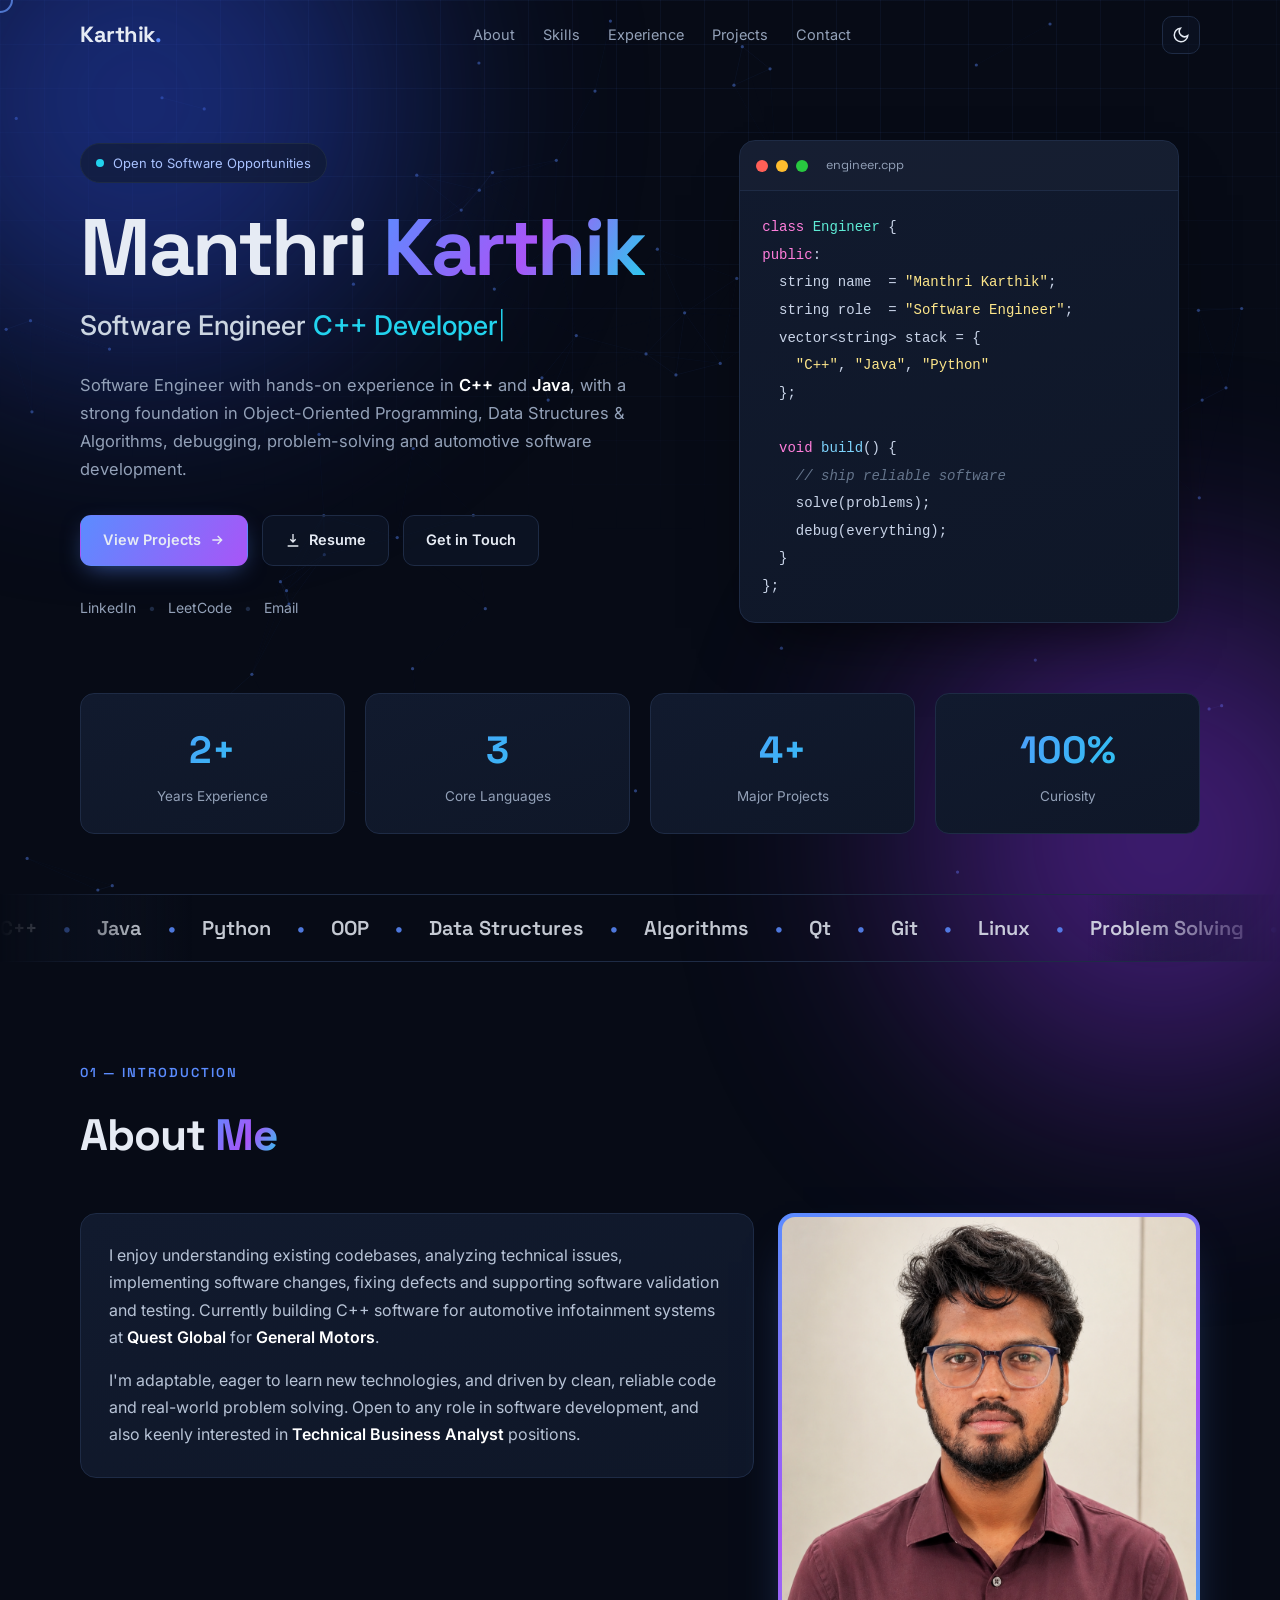
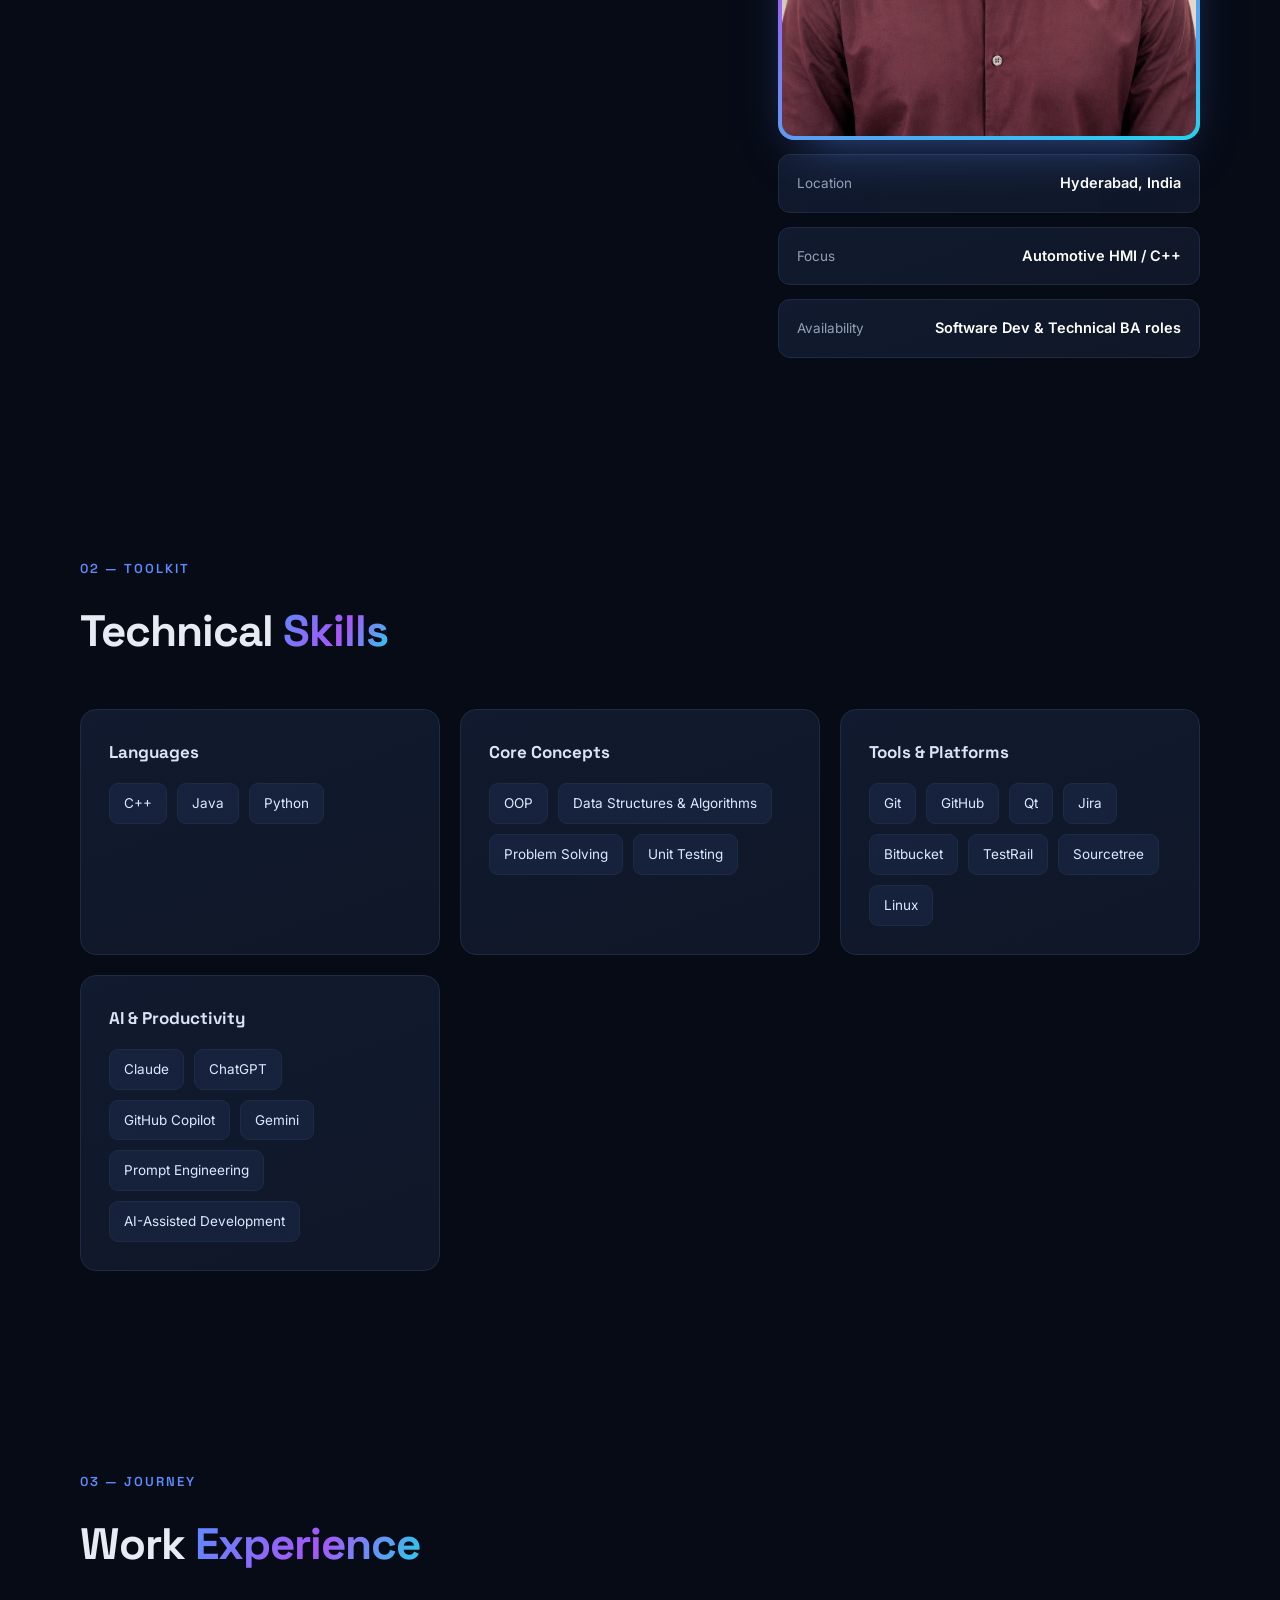
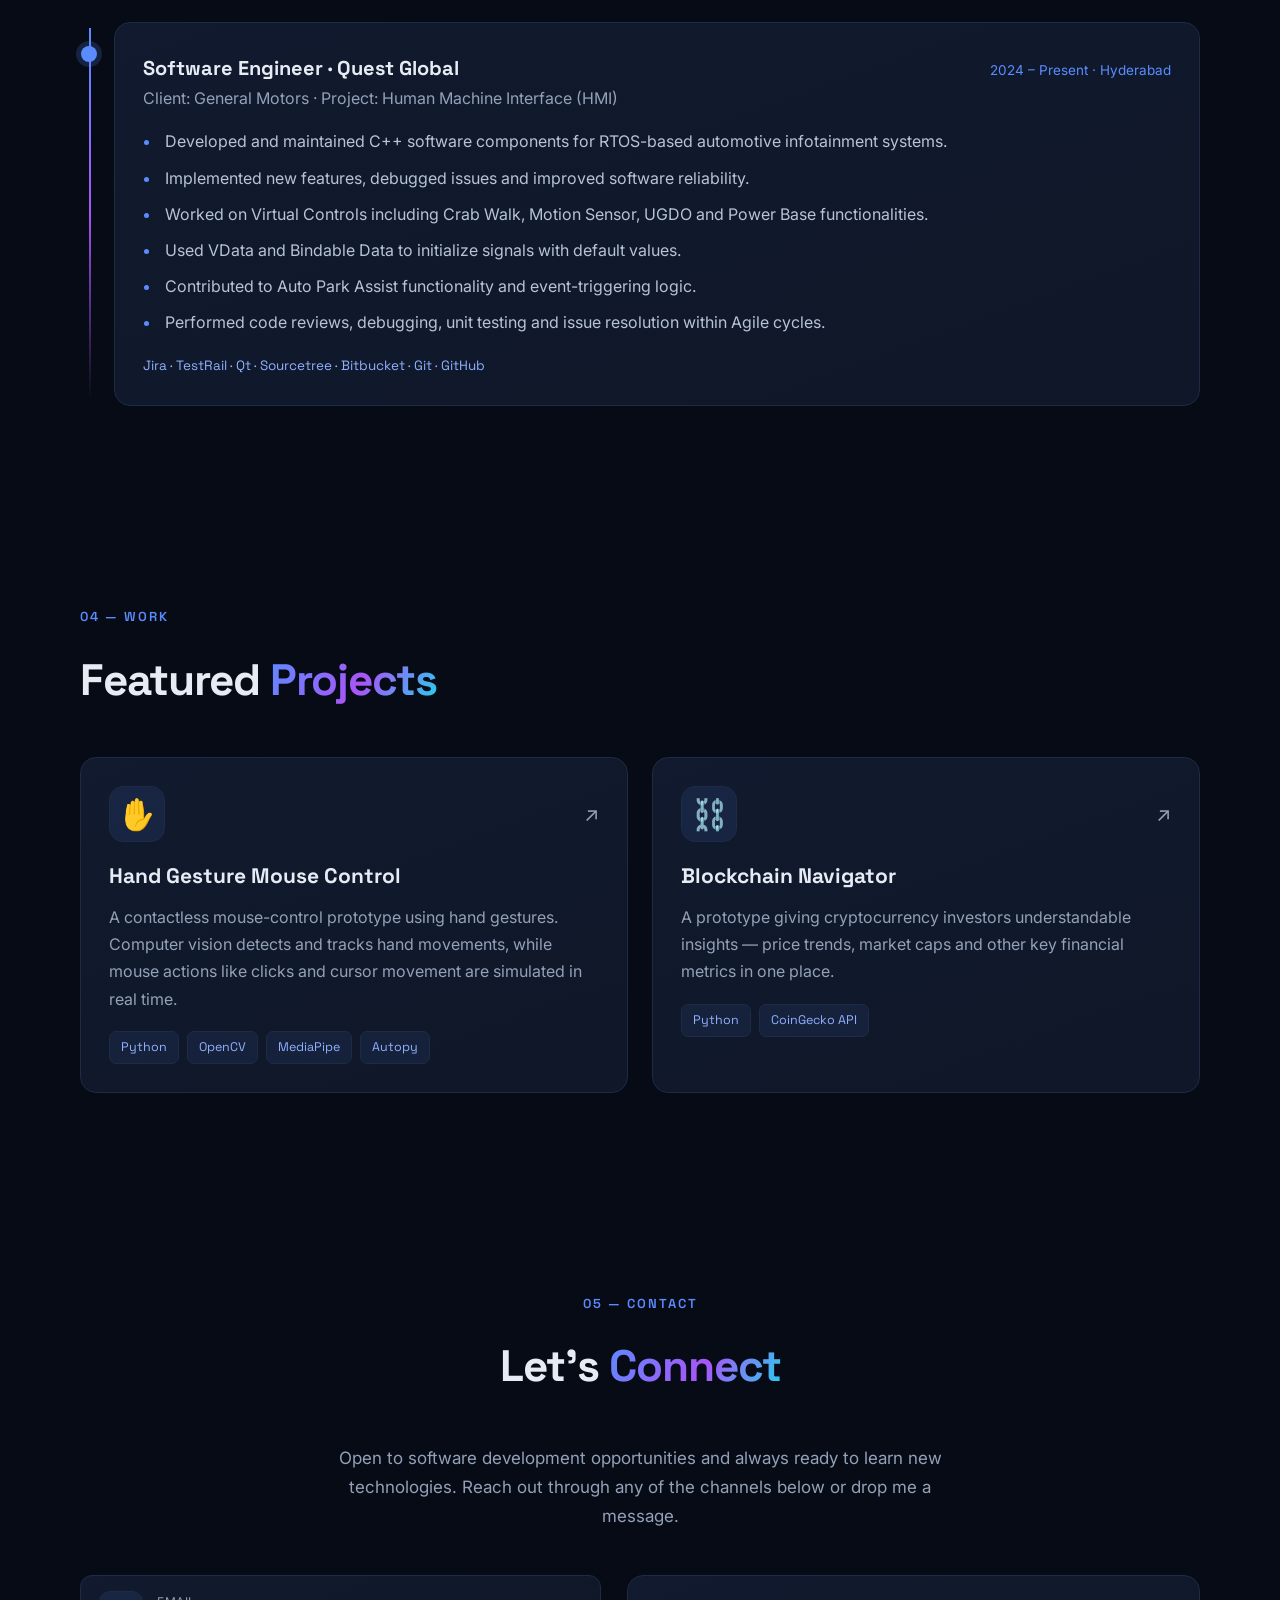
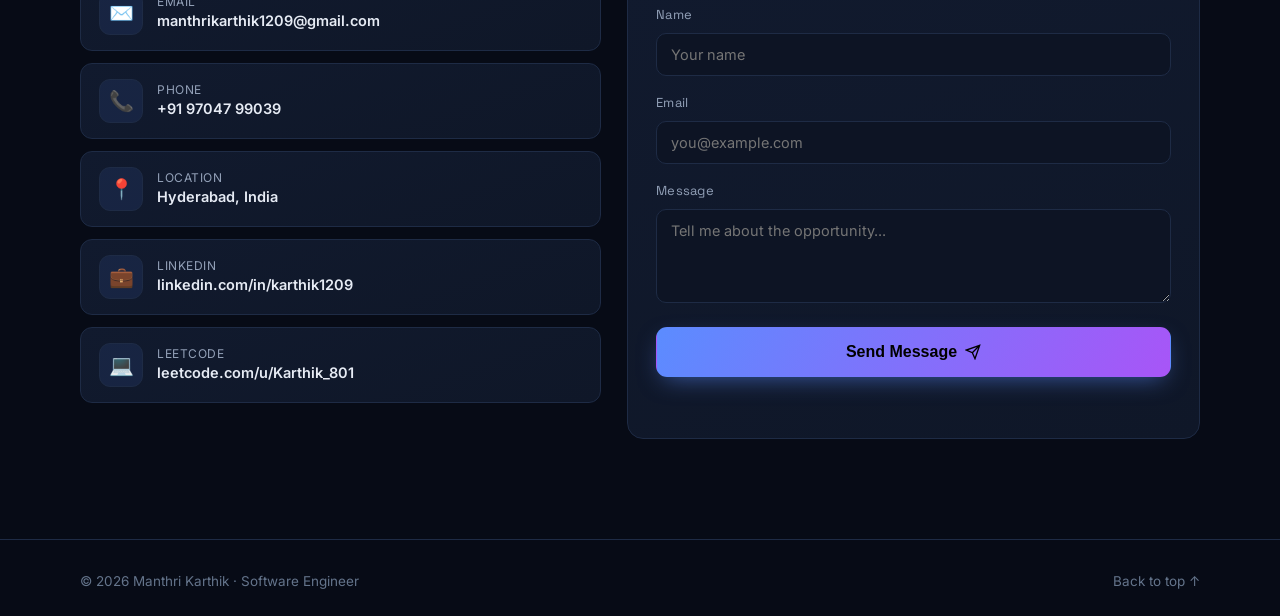
<file: index.html>
<!DOCTYPE html>
<html lang="en">
<head>
<meta charset="UTF-8">
<meta name="viewport" content="width=device-width, initial-scale=1.0">
<title>Manthri Karthik | Software Engineer</title>
<meta name="description" content="Portfolio of Manthri Karthik, Software Engineer specializing in C++, Java and automotive software development.">
<link rel="preconnect" href="https://fonts.googleapis.com">
<link rel="preconnect" href="https://fonts.gstatic.com" crossorigin>
<link href="https://fonts.googleapis.com/css2?family=Space+Grotesk:wght@400;500;600;700&family=Inter:wght@400;500;600;700;800&display=swap" rel="stylesheet">
<link rel="stylesheet" href="style.css">
</head>
<body>

<!-- Animated background -->
<canvas id="constellation" aria-hidden="true"></canvas>
<div class="bg-grid"></div>
<div class="bg-glow glow-1"></div>
<div class="bg-glow glow-2"></div>
<div class="cursor-dot" id="cursorDot"></div>

<!-- Scroll progress bar -->
<div class="scroll-progress" id="scrollProgress"></div>

<nav id="nav">
  <div class="container nav">
    <a href="#top" class="logo">Karthik<span>.</span></a>
    <div class="navlinks">
      <a href="#about">About</a>
      <a href="#skills">Skills</a>
      <a href="#experience">Experience</a>
      <a href="#projects">Projects</a>
      <a href="#contact">Contact</a>
    </div>
    <div class="nav-actions">
      <button class="theme-btn" id="themeBtn" aria-label="Toggle theme">
        <svg class="ic-moon" width="18" height="18" viewBox="0 0 24 24" fill="none" stroke="currentColor" stroke-width="2"><path d="M21 12.8A9 9 0 1 1 11.2 3a7 7 0 0 0 9.8 9.8z"/></svg>
        <svg class="ic-sun" width="18" height="18" viewBox="0 0 24 24" fill="none" stroke="currentColor" stroke-width="2"><circle cx="12" cy="12" r="4"/><path d="M12 2v2M12 20v2M4.9 4.9l1.4 1.4M17.7 17.7l1.4 1.4M2 12h2M20 12h2M4.9 19.1l1.4-1.4M17.7 6.3l1.4-1.4"/></svg>
      </button>
      <button class="menu-btn" id="menuBtn" aria-label="Toggle menu">
        <span></span><span></span><span></span>
      </button>
    </div>
  </div>
  <div class="mobile-menu" id="mobileMenu">
    <a href="#about">About</a>
    <a href="#skills">Skills</a>
    <a href="#experience">Experience</a>
    <a href="#projects">Projects</a>
    <a href="#contact">Contact</a>
  </div>
</nav>

<header class="hero" id="top">
  <div class="container hero-inner">
    <div class="hero-text reveal">
      <div class="badge"><span class="pulse"></span> Open to Software Opportunities</div>
      <h1>Manthri <span class="gradient-text">Karthik</span></h1>
      <h2 class="typed-wrap">
        <span class="static-label">Software Engineer</span>
        <span class="typed" id="typed"></span><span class="caret">|</span>
      </h2>
      <p class="hero-desc">
        Software Engineer with hands-on experience in <strong>C++</strong> and <strong>Java</strong>,
        with a strong foundation in Object-Oriented Programming, Data Structures &amp; Algorithms,
        debugging, problem-solving and automotive software development.
      </p>
      <div class="buttons">
        <a class="btn primary" href="#projects">
          View Projects
          <svg width="16" height="16" viewBox="0 0 24 24" fill="none" stroke="currentColor" stroke-width="2"><path d="M5 12h14M13 6l6 6-6 6"/></svg>
        </a>
        <a class="btn" href="resume.html" target="_blank" rel="noopener">
          <svg width="16" height="16" viewBox="0 0 24 24" fill="none" stroke="currentColor" stroke-width="2"><path d="M12 3v12M8 11l4 4 4-4M4 21h16"/></svg>
          Resume
        </a>
        <a class="btn" href="#contact">Get in Touch</a>
      </div>
      <div class="hero-socials">
        <a href="https://linkedin.com/in/karthik1209" target="_blank" rel="noopener" aria-label="LinkedIn">LinkedIn</a>
        <span class="dot-sep">•</span>
        <a href="https://leetcode.com/u/Karthik_801/" target="_blank" rel="noopener" aria-label="LeetCode">LeetCode</a>
        <span class="dot-sep">•</span>
        <a href="mailto:manthrikarthik1209@gmail.com" aria-label="Email">Email</a>
      </div>
    </div>

    <div class="hero-visual reveal">
      <div class="code-card tilt">
        <div class="code-head">
          <span class="cd red"></span><span class="cd yellow"></span><span class="cd green"></span>
          <span class="code-file">engineer.cpp</span>
        </div>
        <pre class="code-body"><code><span class="c-key">class</span> <span class="c-cls">Engineer</span> {
<span class="c-key">public</span>:
  string name  = <span class="c-str">"Manthri Karthik"</span>;
  string role  = <span class="c-str">"Software Engineer"</span>;
  vector&lt;string&gt; stack = {
    <span class="c-str">"C++"</span>, <span class="c-str">"Java"</span>, <span class="c-str">"Python"</span>
  };

  <span class="c-key">void</span> <span class="c-fn">build</span>() {
    <span class="c-cmt">// ship reliable software</span>
    solve(problems);
    debug(everything);
  }
};</code></pre>
      </div>
    </div>
  </div>

  <div class="stats container reveal">
    <div class="stat"><span class="num" data-target="2" data-suffix="+">0</span><label>Years Experience</label></div>
    <div class="stat"><span class="num" data-target="3">0</span><label>Core Languages</label></div>
    <div class="stat"><span class="num" data-target="4" data-suffix="+">0</span><label>Major Projects</label></div>
    <div class="stat"><span class="num" data-target="100" data-suffix="%">0</span><label>Curiosity</label></div>
  </div>
</header>

<div class="marquee" aria-hidden="true">
  <div class="marquee-track">
    <span>C++</span><span>•</span><span>Java</span><span>•</span><span>Python</span><span>•</span><span>OOP</span><span>•</span><span>Data Structures</span><span>•</span><span>Algorithms</span><span>•</span><span>Qt</span><span>•</span><span>Git</span><span>•</span><span>Linux</span><span>•</span><span>Problem Solving</span><span>•</span><span>Claude</span><span>•</span><span>Copilot</span><span>•</span>
    <span>C++</span><span>•</span><span>Java</span><span>•</span><span>Python</span><span>•</span><span>OOP</span><span>•</span><span>Data Structures</span><span>•</span><span>Algorithms</span><span>•</span><span>Qt</span><span>•</span><span>Git</span><span>•</span><span>Linux</span><span>•</span><span>Problem Solving</span><span>•</span><span>Claude</span><span>•</span><span>Copilot</span><span>•</span>
  </div>
</div>

<section id="about">
  <div class="container">
    <p class="eyebrow reveal">01 — Introduction</p>
    <h2 class="section-title reveal">About <span class="gradient-text">Me</span></h2>
    <div class="about-grid">
      <div class="card about reveal">
        <p>
          I enjoy understanding existing codebases, analyzing technical issues, implementing software
          changes, fixing defects and supporting software validation and testing. Currently building
          C++ software for automotive infotainment systems at <strong>Quest Global</strong> for
          <strong>General Motors</strong>.
        </p>
        <p>
          I'm adaptable, eager to learn new technologies, and driven by clean, reliable code and
          real-world problem solving. Open to any role in software development, and also keenly
          interested in <strong>Technical Business Analyst</strong> positions.
        </p>
      </div>
      <div class="about-side reveal">
        <div class="about-photo">
          <img src="profile.jpg" alt="Manthri Karthik" loading="lazy" onerror="this.closest('.about-photo').style.display='none'">
        </div>
        <div class="info-chip"><span>Location</span><strong>Hyderabad, India</strong></div>
        <div class="info-chip"><span>Focus</span><strong>Automotive HMI / C++</strong></div>
        <div class="info-chip"><span>Availability</span><strong>Software Dev &amp; Technical BA roles</strong></div>
      </div>
    </div>
  </div>
</section>

<section id="skills">
  <div class="container">
    <p class="eyebrow reveal">02 — Toolkit</p>
    <h2 class="section-title reveal">Technical <span class="gradient-text">Skills</span></h2>
    <div class="skills-groups">
      <div class="card skill-group reveal">
        <h3>Languages</h3>
        <div class="skills">
          <span class="skill">C++</span><span class="skill">Java</span><span class="skill">Python</span>
        </div>
      </div>
      <div class="card skill-group reveal">
        <h3>Core Concepts</h3>
        <div class="skills">
          <span class="skill">OOP</span><span class="skill">Data Structures &amp; Algorithms</span>
          <span class="skill">Problem Solving</span><span class="skill">Unit Testing</span>
        </div>
      </div>
      <div class="card skill-group reveal">
        <h3>Tools &amp; Platforms</h3>
        <div class="skills">
          <span class="skill">Git</span><span class="skill">GitHub</span><span class="skill">Qt</span>
          <span class="skill">Jira</span><span class="skill">Bitbucket</span><span class="skill">TestRail</span>
          <span class="skill">Sourcetree</span><span class="skill">Linux</span>
        </div>
      </div>
      <div class="card skill-group reveal">
        <h3>AI &amp; Productivity</h3>
        <div class="skills">
          <span class="skill">Claude</span><span class="skill">ChatGPT</span>
          <span class="skill">GitHub Copilot</span><span class="skill">Gemini</span>
          <span class="skill">Prompt Engineering</span><span class="skill">AI-Assisted Development</span>
        </div>
      </div>
    </div>
  </div>
</section>

<section id="experience">
  <div class="container">
    <p class="eyebrow reveal">03 — Journey</p>
    <h2 class="section-title reveal">Work <span class="gradient-text">Experience</span></h2>
    <div class="timeline">
      <div class="tl-item reveal">
        <div class="tl-dot"></div>
        <div class="card">
          <div class="role">
            <h3>Software Engineer · Quest Global</h3>
            <span class="date">2024 – Present · Hyderabad</span>
          </div>
          <p class="muted">Client: General Motors · Project: Human Machine Interface (HMI)</p>
          <ul>
            <li>Developed and maintained C++ software components for RTOS-based automotive infotainment systems.</li>
            <li>Implemented new features, debugged issues and improved software reliability.</li>
            <li>Worked on Virtual Controls including Crab Walk, Motion Sensor, UGDO and Power Base functionalities.</li>
            <li>Used VData and Bindable Data to initialize signals with default values.</li>
            <li>Contributed to Auto Park Assist functionality and event-triggering logic.</li>
            <li>Performed code reviews, debugging, unit testing and issue resolution within Agile cycles.</li>
          </ul>
          <p class="tech">Jira · TestRail · Qt · Sourcetree · Bitbucket · Git · GitHub</p>
        </div>
      </div>
    </div>
  </div>
</section>

<section id="projects">
  <div class="container">
    <p class="eyebrow reveal">04 — Work</p>
    <h2 class="section-title reveal">Featured <span class="gradient-text">Projects</span></h2>
    <div class="grid">
      <article class="card project reveal">
        <div class="project-top">
          <div class="project-icon">✋</div>
          <div class="project-links">
            <a href="#" aria-label="View project">↗</a>
          </div>
        </div>
        <h3>Hand Gesture Mouse Control</h3>
        <p class="muted">A contactless mouse-control prototype using hand gestures. Computer vision detects and tracks hand movements, while mouse actions like clicks and cursor movement are simulated in real time.</p>
        <div class="tech-tags">
          <span>Python</span><span>OpenCV</span><span>MediaPipe</span><span>Autopy</span>
        </div>
      </article>

      <article class="card project reveal">
        <div class="project-top">
          <div class="project-icon">⛓️</div>
          <div class="project-links">
            <a href="#" aria-label="View project">↗</a>
          </div>
        </div>
        <h3>Blockchain Navigator</h3>
        <p class="muted">A prototype giving cryptocurrency investors understandable insights — price trends, market caps and other key financial metrics in one place.</p>
        <div class="tech-tags">
          <span>Python</span><span>CoinGecko API</span>
        </div>
      </article>
    </div>
  </div>
</section>

<section id="contact">
  <div class="container">
    <p class="eyebrow reveal" style="text-align:center">05 — Contact</p>
    <h2 class="section-title reveal" style="text-align:center">Let's <span class="gradient-text">Connect</span></h2>
    <p class="reveal contact-lead" style="text-align:center;margin:0 auto 44px">Open to software development opportunities and always ready to learn new technologies. Reach out through any of the channels below or drop me a message.</p>

    <div class="contact-grid">
      <div class="contact-info reveal">
        <a class="contact-item" href="mailto:manthrikarthik1209@gmail.com">
          <span class="ci-icon">✉️</span>
          <span class="ci-text"><small>Email</small><strong>manthrikarthik1209@gmail.com</strong></span>
        </a>
        <a class="contact-item" href="tel:+919704799039">
          <span class="ci-icon">📞</span>
          <span class="ci-text"><small>Phone</small><strong>+91 97047 99039</strong></span>
        </a>
        <div class="contact-item">
          <span class="ci-icon">📍</span>
          <span class="ci-text"><small>Location</small><strong>Hyderabad, India</strong></span>
        </div>
        <a class="contact-item" href="https://linkedin.com/in/karthik1209" target="_blank" rel="noopener">
          <span class="ci-icon">💼</span>
          <span class="ci-text"><small>LinkedIn</small><strong>linkedin.com/in/karthik1209</strong></span>
        </a>
        <a class="contact-item" href="https://leetcode.com/u/Karthik_801/" target="_blank" rel="noopener">
          <span class="ci-icon">💻</span>
          <span class="ci-text"><small>LeetCode</small><strong>leetcode.com/u/Karthik_801</strong></span>
        </a>
      </div>

      <form class="contact-form card reveal" id="contactForm">
        <!-- Get your free access key at https://web3forms.com (enter your Gmail, they email you a key) -->
        <input type="hidden" name="access_key" value="2463645b-b034-4d84-8e8c-07e3671d8c6b">
        <input type="hidden" name="subject" value="New message from your portfolio">
        <input type="hidden" name="from_name" value="Portfolio Website">
        <input type="checkbox" name="botcheck" style="display:none" tabindex="-1" autocomplete="off">
        <div class="field">
          <label for="name">Name</label>
          <input type="text" id="name" name="name" placeholder="Your name" required>
        </div>
        <div class="field">
          <label for="email">Email</label>
          <input type="email" id="email" name="email" placeholder="you@example.com" required>
        </div>
        <div class="field">
          <label for="message">Message</label>
          <textarea id="message" name="message" rows="4" placeholder="Tell me about the opportunity..." required></textarea>
        </div>
        <button type="submit" class="btn primary big" style="width:100%;justify-content:center">
          Send Message
          <svg width="16" height="16" viewBox="0 0 24 24" fill="none" stroke="currentColor" stroke-width="2"><path d="M22 2 11 13M22 2l-7 20-4-9-9-4 20-7z"/></svg>
        </button>
        <p class="form-note" id="formNote"></p>
      </form>
    </div>
  </div>
</section>

<footer>
  <div class="container">
    <span>© 2026 Manthri Karthik · Software Engineer</span>
    <a href="#top" class="to-top">Back to top ↑</a>
  </div>
</footer>

<script src="script.js"></script>
</body>
</html>
</file>
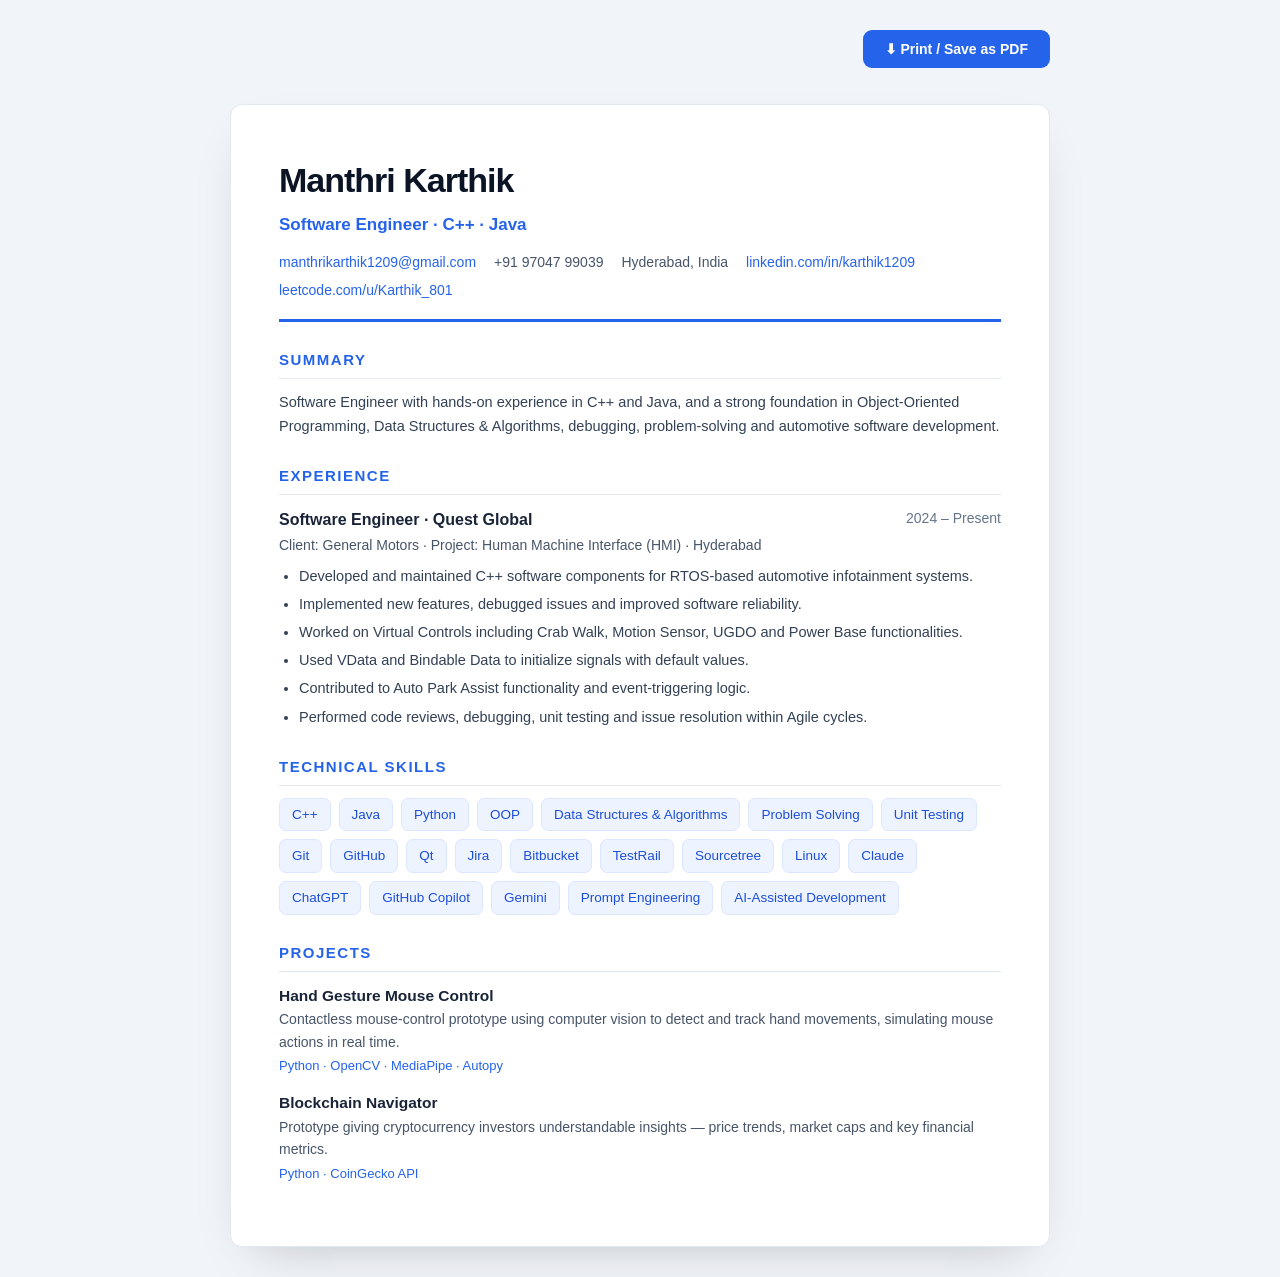
<file: resume.html>
<!DOCTYPE html>
<html lang="en">
<head>
<meta charset="UTF-8">
<meta name="viewport" content="width=device-width, initial-scale=1.0">
<title>Resume | Manthri Karthik</title>
<style>
*{box-sizing:border-box;margin:0;padding:0}
body{font-family:'Segoe UI',Arial,sans-serif;background:#f1f4f9;color:#1a2438;line-height:1.6;padding:30px 16px}
.sheet{max-width:820px;margin:auto;background:#fff;border:1px solid #e2e8f0;border-radius:12px;padding:48px;box-shadow:0 20px 50px -25px rgba(0,0,0,.25)}
.top{border-bottom:3px solid #2563eb;padding-bottom:18px;margin-bottom:24px}
h1{font-size:34px;letter-spacing:-1px;color:#0b1424}
.role{color:#2563eb;font-weight:600;font-size:17px;margin-top:4px}
.contact{margin-top:12px;color:#475569;font-size:14px;display:flex;flex-wrap:wrap;gap:6px 18px}
.contact a{color:#2563eb;text-decoration:none}
h2{font-size:15px;text-transform:uppercase;letter-spacing:1.5px;color:#2563eb;margin:26px 0 12px;border-bottom:1px solid #e2e8f0;padding-bottom:6px}
.job{display:flex;justify-content:space-between;flex-wrap:wrap;gap:6px}
.job h3{font-size:16px}
.job .date{color:#64748b;font-size:14px}
.sub{color:#475569;font-size:14px;margin:2px 0 8px}
ul{margin:0 0 0 20px;font-size:14.5px;color:#334155}
li{margin:5px 0}
.skills{display:flex;flex-wrap:wrap;gap:8px}
.skills span{background:#eef4ff;border:1px solid #dbe6ff;color:#1d4ed8;padding:5px 12px;border-radius:7px;font-size:13.5px}
.proj{margin-bottom:14px}
.proj h3{font-size:15.5px}
.proj p{font-size:14px;color:#475569}
.tech{color:#2563eb;font-size:13px;margin-top:3px}
.print-btn{display:inline-block;margin:0 auto 20px;background:#2563eb;color:#fff;border:none;padding:11px 22px;border-radius:9px;font-size:14px;font-weight:600;cursor:pointer;text-align:center}
.print-wrap{max-width:820px;margin:0 auto 16px;text-align:right}
@media print{body{background:#fff;padding:0}.sheet{box-shadow:none;border:none}.print-wrap{display:none}}
</style>
</head>
<body>
<div class="print-wrap"><button class="print-btn" onclick="window.print()">⬇ Print / Save as PDF</button></div>
<div class="sheet">
  <div class="top">
    <h1>Manthri Karthik</h1>
    <div class="role">Software Engineer · C++ · Java</div>
    <div class="contact">
      <a href="mailto:manthrikarthik1209@gmail.com">manthrikarthik1209@gmail.com</a>
      <span>+91 97047 99039</span>
      <span>Hyderabad, India</span>
      <a href="https://linkedin.com/in/karthik1209" target="_blank">linkedin.com/in/karthik1209</a>
      <a href="https://leetcode.com/u/Karthik_801/" target="_blank">leetcode.com/u/Karthik_801</a>
    </div>
  </div>

  <h2>Summary</h2>
  <p style="font-size:14.5px;color:#334155">Software Engineer with hands-on experience in C++ and Java, and a strong foundation in Object-Oriented Programming, Data Structures &amp; Algorithms, debugging, problem-solving and automotive software development.</p>

  <h2>Experience</h2>
  <div class="job">
    <h3>Software Engineer · Quest Global</h3>
    <span class="date">2024 – Present</span>
  </div>
  <p class="sub">Client: General Motors · Project: Human Machine Interface (HMI) · Hyderabad</p>
  <ul>
    <li>Developed and maintained C++ software components for RTOS-based automotive infotainment systems.</li>
    <li>Implemented new features, debugged issues and improved software reliability.</li>
    <li>Worked on Virtual Controls including Crab Walk, Motion Sensor, UGDO and Power Base functionalities.</li>
    <li>Used VData and Bindable Data to initialize signals with default values.</li>
    <li>Contributed to Auto Park Assist functionality and event-triggering logic.</li>
    <li>Performed code reviews, debugging, unit testing and issue resolution within Agile cycles.</li>
  </ul>

  <h2>Technical Skills</h2>
  <div class="skills">
    <span>C++</span><span>Java</span><span>Python</span><span>OOP</span><span>Data Structures &amp; Algorithms</span>
    <span>Problem Solving</span><span>Unit Testing</span><span>Git</span><span>GitHub</span><span>Qt</span>
    <span>Jira</span><span>Bitbucket</span><span>TestRail</span><span>Sourcetree</span><span>Linux</span>
    <span>Claude</span><span>ChatGPT</span><span>GitHub Copilot</span><span>Gemini</span><span>Prompt Engineering</span><span>AI-Assisted Development</span>
  </div>

  <h2>Projects</h2>
  <div class="proj">
    <h3>Hand Gesture Mouse Control</h3>
    <p>Contactless mouse-control prototype using computer vision to detect and track hand movements, simulating mouse actions in real time.</p>
    <div class="tech">Python · OpenCV · MediaPipe · Autopy</div>
  </div>
  <div class="proj">
    <h3>Blockchain Navigator</h3>
    <p>Prototype giving cryptocurrency investors understandable insights — price trends, market caps and key financial metrics.</p>
    <div class="tech">Python · CoinGecko API</div>
  </div>
</div>
</body>
</html>
</file>
<file: style.css>
:root{
  --bg:#070b16;
  --bg-soft:#0d1424;
  --card:#111a2e;
  --card-2:#0f1728;
  --border:#1e2b45;
  --text:#e6ebf4;
  --muted:#93a1b8;
  --accent:#5b8cff;
  --accent-2:#a855f7;
  --accent-3:#22d3ee;
  --radius:16px;
}

/* Light theme */
body.light{
  --bg:#f4f6fb;
  --bg-soft:#ffffff;
  --card:#ffffff;
  --card-2:#f0f3fa;
  --border:#dbe2ee;
  --text:#1a2438;
  --muted:#5a6a83;
}
body.light strong{color:#0b1424}
body.light nav.scrolled{background:rgba(244,246,251,.85)}
body.light .bg-glow{opacity:.25}
body.light .code-body{color:#334155}

*{box-sizing:border-box;margin:0;padding:0}
html{scroll-behavior:smooth}
body{
  font-family:'Inter',Segoe UI,Arial,sans-serif;
  background:var(--bg);
  color:var(--text);
  line-height:1.7;
  overflow-x:hidden;
}
a{color:inherit;text-decoration:none}
strong{color:#fff;font-weight:600}

.container{width:min(1120px,92%);margin:auto;position:relative;z-index:2}

/* ---------- Animated background ---------- */
#constellation{position:fixed;inset:0;z-index:0;pointer-events:none;opacity:.6}
.bg-grid{
  position:fixed;inset:0;z-index:0;pointer-events:none;
  background-image:
    linear-gradient(rgba(91,140,255,.06) 1px,transparent 1px),
    linear-gradient(90deg,rgba(91,140,255,.06) 1px,transparent 1px);
  background-size:44px 44px;
  mask-image:radial-gradient(ellipse 80% 60% at 50% 0%,#000 40%,transparent 100%);
}
.bg-glow{position:fixed;border-radius:50%;filter:blur(120px);z-index:0;opacity:.5;pointer-events:none}
.glow-1{width:520px;height:520px;background:#2b4bd6;top:-160px;left:-120px;animation:float1 14s ease-in-out infinite}
.glow-2{width:480px;height:480px;background:#7c2fd4;bottom:-180px;right:-120px;animation:float2 16s ease-in-out infinite}
@keyframes float1{50%{transform:translate(80px,60px)}}
@keyframes float2{50%{transform:translate(-70px,-50px)}}

.cursor-dot{
  position:fixed;top:0;left:0;width:26px;height:26px;border-radius:50%;
  border:2px solid rgba(91,140,255,.7);z-index:9999;pointer-events:none;
  transform:translate(-50%,-50%);transition:transform .12s ease,opacity .3s;
  mix-blend-mode:screen;display:none;
}
@media(hover:hover) and (pointer:fine){.cursor-dot{display:block}}

.scroll-progress{
  position:fixed;top:0;left:0;height:3px;width:0;z-index:99;
  background:linear-gradient(90deg,var(--accent),var(--accent-2),var(--accent-3));
}

/* ---------- Nav ---------- */
nav{position:sticky;top:0;z-index:50;transition:background .3s,border-color .3s}
nav.scrolled{background:rgba(7,11,22,.85);backdrop-filter:blur(14px);border-bottom:1px solid var(--border)}
.nav{height:70px;display:flex;align-items:center;justify-content:space-between}
.logo{font-family:'Space Grotesk';font-size:22px;font-weight:700;letter-spacing:-.5px}
.logo span{color:var(--accent)}
.navlinks{display:flex;gap:28px;font-size:14.5px;color:var(--muted)}
.navlinks a{position:relative;transition:color .2s}
.navlinks a::after{content:"";position:absolute;left:0;bottom:-5px;width:0;height:2px;background:var(--accent);transition:width .25s}
.navlinks a:hover{color:#fff}
.navlinks a:hover::after{width:100%}
.menu-btn{display:none;flex-direction:column;gap:5px;background:none;border:none;cursor:pointer;padding:6px}
.menu-btn span{width:24px;height:2px;background:var(--text);border-radius:2px;transition:.3s}
.nav-actions{display:flex;align-items:center;gap:12px}
.theme-btn{display:grid;place-items:center;width:38px;height:38px;border-radius:10px;border:1px solid var(--border);background:rgba(17,26,46,.4);color:var(--text);cursor:pointer;transition:.2s}
.theme-btn:hover{border-color:var(--accent);color:var(--accent)}
.theme-btn .ic-sun{display:none}
body.light .theme-btn .ic-sun{display:block}
body.light .theme-btn .ic-moon{display:none}
.mobile-menu{display:none;flex-direction:column;gap:6px;padding:0 4% 16px}
.mobile-menu a{padding:10px 12px;border-radius:10px;color:var(--muted)}
.mobile-menu a:hover{background:var(--card);color:#fff}

/* ---------- Hero ---------- */
.hero{padding:70px 0 60px;position:relative}
.hero-inner{display:grid;grid-template-columns:1.1fr .9fr;gap:50px;align-items:center}
.badge{display:inline-flex;align-items:center;gap:9px;border:1px solid var(--border);background:rgba(17,26,46,.6);padding:8px 15px;border-radius:999px;font-size:13px;color:#a9c2ff;margin-bottom:24px}
.pulse{width:8px;height:8px;border-radius:50%;background:#22d3ee;box-shadow:0 0 0 0 rgba(34,211,238,.7);animation:pulse 2s infinite}
@keyframes pulse{70%{box-shadow:0 0 0 8px rgba(34,211,238,0)}100%{box-shadow:0 0 0 0 rgba(34,211,238,0)}}
h1{font-family:'Space Grotesk';font-size:clamp(44px,6.5vw,80px);line-height:1.02;letter-spacing:-2.5px;margin-bottom:14px}
.gradient-text{background:linear-gradient(120deg,var(--accent),var(--accent-2) 55%,var(--accent-3));-webkit-background-clip:text;background-clip:text;color:transparent}
.typed-wrap{font-size:clamp(19px,2.6vw,27px);font-weight:500;color:#cbd5e1;margin-bottom:22px;min-height:1.4em}
.static-label{color:#cbd5e1}
.typed{color:var(--accent-3)}
.caret{color:var(--accent-3);animation:blink 1s step-end infinite;font-weight:300}
@keyframes blink{50%{opacity:0}}
.hero-desc{max-width:560px;color:var(--muted);font-size:16.5px}
.buttons{display:flex;gap:14px;margin-top:32px;flex-wrap:wrap}
.btn{display:inline-flex;align-items:center;gap:8px;padding:12px 22px;border-radius:11px;border:1px solid var(--border);font-weight:600;font-size:14.5px;transition:transform .2s,box-shadow .2s,background .2s,border-color .2s;background:rgba(17,26,46,.5)}
.btn svg{transition:transform .2s}
.btn:hover{transform:translateY(-2px)}
.btn:hover svg{transform:translateX(4px)}
.btn.primary{background:linear-gradient(120deg,var(--accent),var(--accent-2));border-color:transparent;box-shadow:0 8px 24px -8px rgba(91,140,255,.6)}
.btn.primary:hover{box-shadow:0 12px 30px -6px rgba(91,140,255,.8)}
.btn.big{padding:15px 30px;font-size:16px;margin-top:8px}
.hero-socials{margin-top:30px;color:var(--muted);font-size:14px;display:flex;align-items:center;gap:12px;flex-wrap:wrap}
.hero-socials a{transition:color .2s}
.hero-socials a:hover{color:var(--accent)}
.dot-sep{color:var(--border)}

/* Code card */
.hero-visual{perspective:1000px;display:flex;flex-direction:column;align-items:center;gap:26px}
.code-card{background:linear-gradient(160deg,var(--card),var(--card-2));border:1px solid var(--border);border-radius:var(--radius);overflow:hidden;box-shadow:0 30px 60px -25px rgba(0,0,0,.7);transition:transform .3s ease;animation:floaty 6s ease-in-out infinite;width:100%;max-width:440px}
@keyframes floaty{50%{transform:translateY(-12px)}}
.code-head{display:flex;align-items:center;gap:8px;padding:14px 16px;border-bottom:1px solid var(--border);background:rgba(255,255,255,.02)}
.cd{width:12px;height:12px;border-radius:50%}
.cd.red{background:#ff5f57}.cd.yellow{background:#febc2e}.cd.green{background:#28c840}
.code-file{margin-left:10px;font-size:12.5px;color:var(--muted);font-family:'Space Grotesk'}
.code-body{padding:22px;font-family:'Space Grotesk','Fira Code',monospace;font-size:14px;line-height:1.9;color:#c9d4e8;overflow-x:auto}
.c-key{color:#ff7edb}.c-cls{color:#5eead4}.c-str{color:#fde68a}.c-fn{color:#7dd3fc}.c-cmt{color:#64748b;font-style:italic}

/* Stats */
.stats{display:grid;grid-template-columns:repeat(4,1fr);gap:20px;margin-top:70px}
.stat{background:linear-gradient(160deg,var(--card),var(--card-2));border:1px solid var(--border);border-radius:14px;padding:24px;text-align:center}
.stat .num{font-family:'Space Grotesk';font-size:38px;font-weight:700;background:linear-gradient(120deg,var(--accent),var(--accent-3));-webkit-background-clip:text;background-clip:text;color:transparent;display:block}
.stat label{color:var(--muted);font-size:13.5px}

/* ---------- Tech marquee ---------- */
.marquee{position:relative;z-index:2;overflow:hidden;border-top:1px solid var(--border);border-bottom:1px solid var(--border);background:linear-gradient(90deg,var(--card-2),transparent 15%,transparent 85%,var(--card-2));padding:16px 0;mask-image:linear-gradient(90deg,transparent,#000 12%,#000 88%,transparent)}
.marquee-track{display:flex;align-items:center;gap:26px;width:max-content;animation:scroll 28s linear infinite;font-family:'Space Grotesk';font-size:20px;font-weight:600;white-space:nowrap}
.marquee-track span{color:var(--text);opacity:.85}
.marquee-track span:nth-child(even){color:var(--accent)}
.marquee:hover .marquee-track{animation-play-state:paused}
@keyframes scroll{to{transform:translateX(-50%)}}

/* ---------- Sections ---------- */
section{padding:100px 0;position:relative}
.eyebrow{color:var(--accent);font-size:13px;letter-spacing:2px;text-transform:uppercase;font-weight:600;margin-bottom:14px;font-family:'Space Grotesk'}
.section-title{font-family:'Space Grotesk';font-size:clamp(30px,4.5vw,44px);margin-bottom:40px;letter-spacing:-1px}

.card{position:relative;background:linear-gradient(160deg,var(--card),var(--card-2));border:1px solid var(--border);border-radius:var(--radius);padding:28px;transition:transform .3s,border-color .3s,box-shadow .3s;overflow:hidden}
.card::before{content:"";position:absolute;inset:0;border-radius:inherit;opacity:0;transition:opacity .3s;pointer-events:none;background:radial-gradient(340px circle at var(--mx,50%) var(--my,50%),rgba(91,140,255,.16),transparent 65%)}
.card:hover::before{opacity:1}

/* About */
.about-grid{display:grid;grid-template-columns:1.6fr 1fr;gap:24px;align-items:start}
.about p{color:#b7c3d6}
.about p+p{margin-top:16px}
.about-side{display:flex;flex-direction:column;gap:14px}
.about-photo{border-radius:16px;overflow:hidden;position:relative;aspect-ratio:4/5;background:var(--card-2);padding:4px;background-image:linear-gradient(160deg,var(--accent),var(--accent-2),var(--accent-3));box-shadow:0 24px 50px -25px rgba(91,140,255,.6)}
.about-photo img{width:100%;height:100%;object-fit:cover;border-radius:13px;transition:transform .5s ease;display:block}
.about-photo:hover img{transform:scale(1.05)}
.info-chip{display:flex;justify-content:space-between;align-items:center;gap:14px;background:linear-gradient(160deg,var(--card),var(--card-2));border:1px solid var(--border);border-radius:12px;padding:16px 18px}
.info-chip span{color:var(--muted);font-size:13.5px}
.info-chip strong{color:#fff;font-size:14.5px}

/* Skills */
.skills-groups{display:grid;grid-template-columns:repeat(3,1fr);gap:20px}
.skill-group:hover{transform:translateY(-4px);border-color:var(--accent);box-shadow:0 18px 40px -20px rgba(91,140,255,.5)}
.skill-group h3{font-family:'Space Grotesk';font-size:17px;margin-bottom:16px;color:#dbe4f5}
.skills{display:flex;flex-wrap:wrap;gap:10px}
.skill{padding:8px 14px;background:rgba(91,140,255,.08);border:1px solid var(--border);border-radius:9px;color:#dbeafe;font-size:13.5px;transition:.2s;cursor:default}
.skill:hover{background:rgba(91,140,255,.2);border-color:var(--accent);color:#fff;transform:translateY(-2px)}

/* Timeline */
.timeline{position:relative;padding-left:34px}
.timeline::before{content:"";position:absolute;left:9px;top:6px;bottom:6px;width:2px;background:linear-gradient(var(--accent),var(--accent-2),transparent)}
.tl-item{position:relative}
.tl-dot{position:absolute;left:-33px;top:24px;width:16px;height:16px;border-radius:50%;background:var(--accent);box-shadow:0 0 0 5px rgba(91,140,255,.18)}
.role{display:flex;justify-content:space-between;gap:20px;align-items:baseline;flex-wrap:wrap}
.role h3{font-family:'Space Grotesk';font-size:20px}
.date{color:var(--accent);font-size:13.5px;white-space:nowrap}
.muted{color:var(--muted)}
ul{margin:16px 0 0 18px;color:#b7c3d6}
li{margin:9px 0;padding-left:4px}
li::marker{color:var(--accent)}
.tech{margin-top:18px;color:#8fb0ff;font-size:13.5px;font-family:'Space Grotesk'}

/* Projects */
.grid{display:grid;grid-template-columns:repeat(2,1fr);gap:24px}
.project:hover{transform:translateY(-6px);border-color:var(--accent);box-shadow:0 24px 50px -22px rgba(91,140,255,.55)}
.project-top{display:flex;justify-content:space-between;align-items:center;margin-bottom:16px}
.project-icon{font-size:30px;width:56px;height:56px;display:grid;place-items:center;background:rgba(91,140,255,.1);border:1px solid var(--border);border-radius:14px}
.project-links a{font-size:20px;color:var(--muted);transition:.2s}
.project-links a:hover{color:var(--accent);transform:translate(2px,-2px)}
.project h3{font-family:'Space Grotesk';font-size:21px;margin-bottom:10px}
.tech-tags{display:flex;flex-wrap:wrap;gap:8px;margin-top:18px}
.tech-tags span{font-size:12.5px;color:#8fb0ff;background:rgba(91,140,255,.08);border:1px solid var(--border);padding:5px 11px;border-radius:7px;font-family:'Space Grotesk'}

/* Contact */
.contact{text-align:center;max-width:640px;margin:auto}
.contact .eyebrow,.contact .section-title{text-align:center}
.contact-lead{color:var(--muted);margin-bottom:8px;font-size:17px;max-width:620px}
.contact-links{display:flex;justify-content:center;gap:28px;flex-wrap:wrap;color:#8fb0ff;margin-top:34px;font-size:14.5px}
.contact-links a{transition:color .2s;position:relative}
.contact-links a:hover{color:var(--accent)}
.contact-grid{display:grid;grid-template-columns:1fr 1.1fr;gap:26px;align-items:start}
.contact-info{display:flex;flex-direction:column;gap:12px}
.contact-item{display:flex;align-items:center;gap:14px;background:linear-gradient(160deg,var(--card),var(--card-2));border:1px solid var(--border);border-radius:12px;padding:15px 18px;transition:.25s}
.contact-item:hover{transform:translateX(4px);border-color:var(--accent);box-shadow:0 14px 34px -20px rgba(91,140,255,.5)}
.ci-icon{font-size:20px;width:44px;height:44px;flex:none;display:grid;place-items:center;background:rgba(91,140,255,.1);border:1px solid var(--border);border-radius:11px}
.ci-text{display:flex;flex-direction:column;line-height:1.4;overflow:hidden}
.ci-text small{color:var(--muted);font-size:12px;letter-spacing:.5px;text-transform:uppercase}
.ci-text strong{color:var(--text);font-size:14.5px;white-space:nowrap;overflow:hidden;text-overflow:ellipsis}
.contact-form{display:flex;flex-direction:column;gap:16px}
.field{display:flex;flex-direction:column;gap:7px;text-align:left}
.field label{font-size:13px;color:var(--muted);font-family:'Space Grotesk';letter-spacing:.3px}
.field input,.field textarea{background:var(--bg-soft);border:1px solid var(--border);border-radius:10px;padding:12px 14px;color:var(--text);font-family:inherit;font-size:14.5px;transition:.2s;resize:vertical}
.field input:focus,.field textarea:focus{outline:none;border-color:var(--accent);box-shadow:0 0 0 3px rgba(91,140,255,.15)}
.form-note{font-size:14px;color:#22d3ee;min-height:1.2em;margin:0;text-align:center}

/* Footer */
footer{padding:30px 0;border-top:1px solid var(--border)}
footer .container{display:flex;justify-content:space-between;align-items:center;flex-wrap:wrap;gap:12px;color:#64748b;font-size:13.5px}
.to-top{transition:color .2s}
.to-top:hover{color:var(--accent)}

/* ---------- Reveal animation ---------- */
.reveal{opacity:0;transform:translateY(30px);transition:opacity .7s cubic-bezier(.2,.7,.2,1),transform .7s cubic-bezier(.2,.7,.2,1)}
.reveal.visible{opacity:1;transform:none}

/* ---------- Responsive ---------- */
@media(max-width:900px){
  .hero-inner{grid-template-columns:1fr;gap:36px}
  .hero-visual{order:-1}
  .about-grid{grid-template-columns:1fr}
  .about-photo{max-width:360px;margin:0 auto;width:100%}
  .skills-groups{grid-template-columns:1fr}
  .contact-grid{grid-template-columns:1fr}
}
@media(max-width:700px){
  .navlinks{display:none}
  .menu-btn{display:flex}
  nav.open .mobile-menu{display:flex}
  nav.open .menu-btn span:nth-child(1){transform:translateY(7px) rotate(45deg)}
  nav.open .menu-btn span:nth-child(2){opacity:0}
  nav.open .menu-btn span:nth-child(3){transform:translateY(-7px) rotate(-45deg)}
  .stats{grid-template-columns:repeat(2,1fr)}
  .grid{grid-template-columns:1fr}
  .role{flex-direction:column;gap:4px}
  section{padding:72px 0}
  .hero{padding:44px 0 40px}
  .code-body{font-size:12.5px;padding:18px}
  .buttons{gap:10px}
  .btn{padding:11px 18px;font-size:14px}
  .btn.big{padding:14px 24px}
  .ci-text strong{font-size:13px}
}
@media(max-width:430px){
  .stats{grid-template-columns:1fr}
  .container{width:90%}
  .card{padding:22px}
  h1{letter-spacing:-1.5px}
  .badge{font-size:12px}
  .contact-item{padding:13px 14px}
  .ci-icon{width:40px;height:40px}
}
@media(prefers-reduced-motion:reduce){
  *{animation:none!important;transition:none!important}
  .reveal{opacity:1;transform:none}
}
</file>
